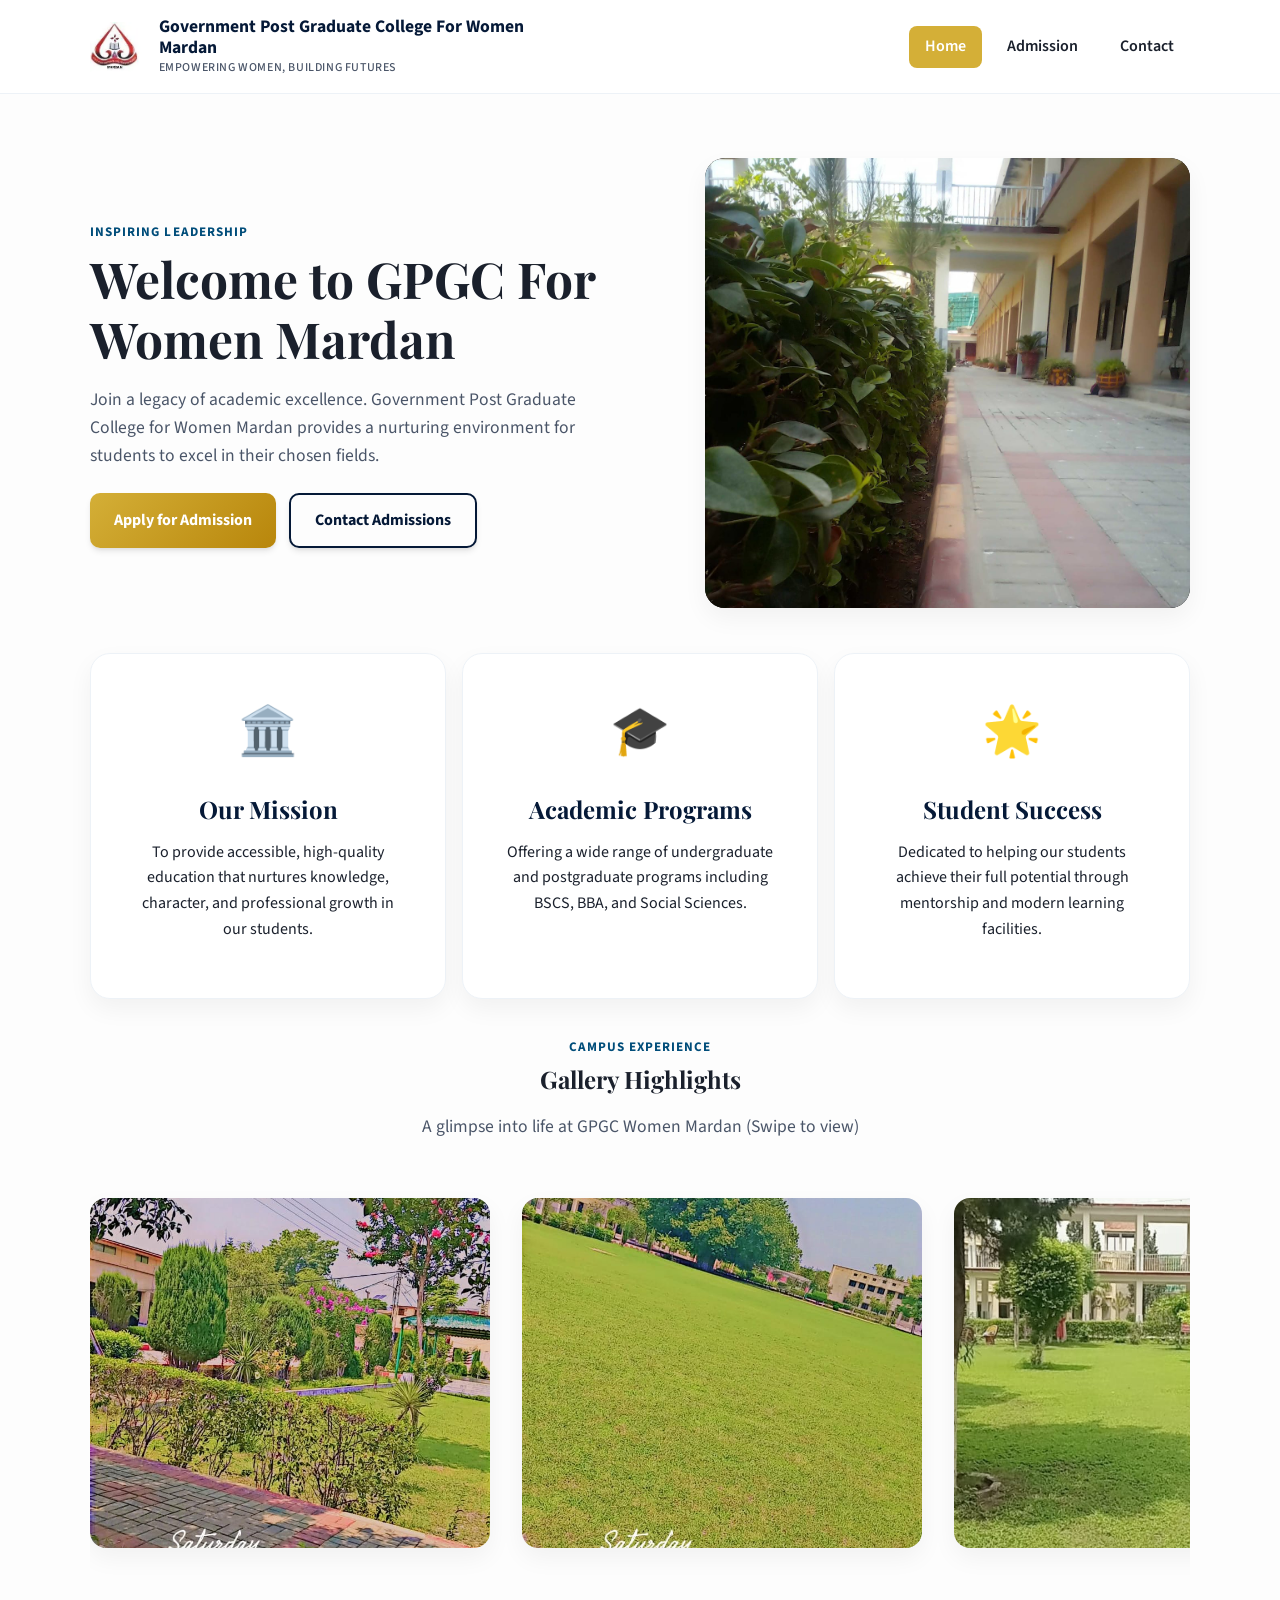
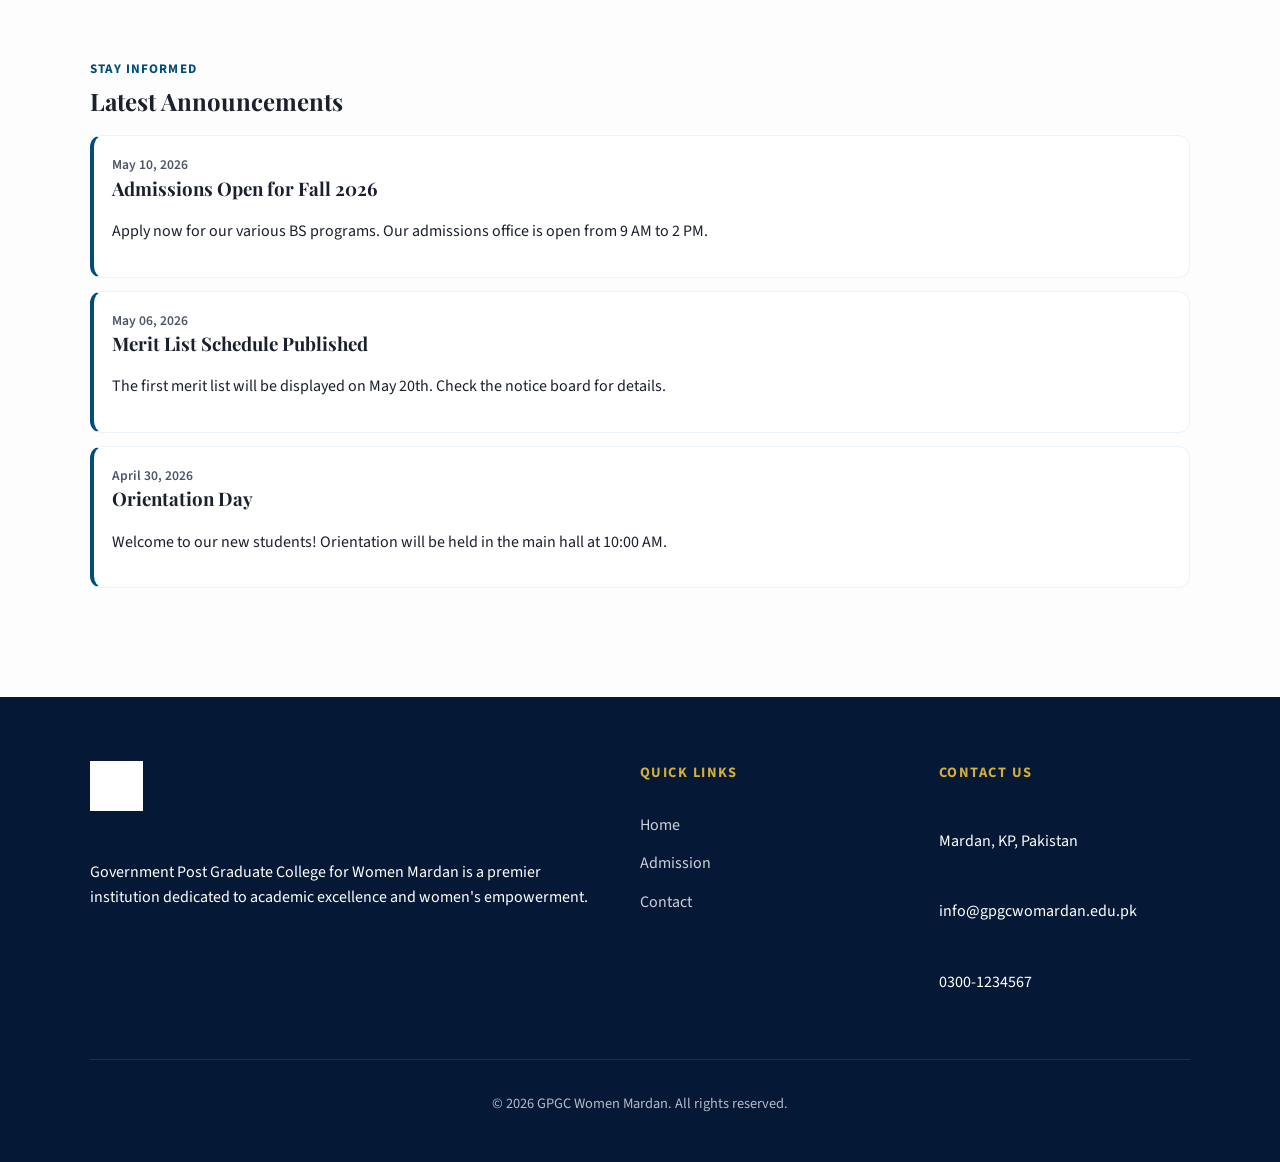
<file: index.html>
<!DOCTYPE html>
<html lang="en">

<head>
    <meta charset="UTF-8">
    <meta name="viewport" content="width=device-width, initial-scale=1.0">
    <title>GPGC Women Mardan | Excellence in Education</title>
    <link rel="preconnect" href="https://fonts.googleapis.com">
    <link rel="preconnect" href="https://fonts.gstatic.com" crossorigin>
    <link
        href="https://fonts.googleapis.com/css2?family=Playfair+Display:wght@600;700&family=Source+Sans+3:wght@400;500;600;700&display=swap"
        rel="stylesheet">
    <link rel="stylesheet" href="style.css">
</head>

<body>
    <header class="site-header">
        <div class="container header-inner">
            <a class="brand" href="index.html">
                <img src="logo.webp" alt="GPGC Logo" class="logo">
                <div class="brand-text">
                    <span class="brand-name">Government Post Graduate College For Women Mardan</span>
                    <span class="brand-tagline">Empowering Women, Building Futures</span>
                </div>
            </a>
            <nav class="nav-links" aria-label="Main navigation">
                <a class="active" href="index.html">Home</a>
                <a href="admission.html">Admission</a>
                <a href="contact.html">Contact</a>
            </nav>
        </div>
    </header>

    <main>
        <section class="hero reveal">
            <div class="container hero-grid">
                <div class="hero-content">
                    <p class="eyebrow">Inspiring Leadership</p>
                    <h1>Welcome to GPGC For Women Mardan</h1>
                    <p class="lead">
                        Join a legacy of academic excellence. Government Post Graduate College for Women Mardan provides
                        a nurturing environment for students to excel in their chosen fields.
                    </p>
                    <div class="hero-actions">
                        <a class="btn" href="admission.html">Apply for Admission</a>
                        <a class="btn btn-outline" href="contact.html">Contact Admissions</a>
                    </div>
                </div>
                <div class="hero-video-wrap">
                    <video autoplay muted loop playsinline poster="WhatsApp Image 2026-05-16 at 11.07.05 AM.jpeg">
                        <source src="video.mp4" type="video/mp4">
                        Your browser does not support the video tag.
                    </video>
                </div>
            </div>
        </section>

        <section class="container highlights stagger-parent">
            <article class="card reveal stagger-item">
                <div class="card-icon">🏛️</div>
                <h2>Our Mission</h2>
                <p>To provide accessible, high-quality education that nurtures knowledge, character, and professional
                    growth in our students.</p>
            </article>
            <article class="card reveal stagger-item">
                <div class="card-icon">🎓</div>
                <h2>Academic Programs</h2>
                <p>Offering a wide range of undergraduate and postgraduate programs including BSCS, BBA, and Social
                    Sciences.</p>
            </article>
            <article class="card reveal stagger-item">
                <div class="card-icon">🌟</div>
                <h2>Student Success</h2>
                <p>Dedicated to helping our students achieve their full potential through mentorship and modern learning
                    facilities.</p>
            </article>
        </section>

        <section class="container section-block reveal">
            <div class="section-head text-center">
                <p class="eyebrow">Campus Experience</p>
                <h2>Gallery Highlights</h2>
                <p class="section-subtitle">A glimpse into life at GPGC Women Mardan (Swipe to view)</p>
            </div>

            <div class="gallery-container">
                <div class="gallery-grid">
                    <img class="gallery-item" src="WhatsApp Image 2026-05-16 at 2.18.16 PM.jpeg" alt="Campus Life">
                    <img class="gallery-item" src="WhatsApp Image 2026-05-16 at 2.18.13 PM.jpeg"
                        alt="Academic Excellence">
                    <img class="gallery-item" src="WhatsApp Image 2026-05-16 at 2.18.25 PM.jpeg"
                        alt="Student Activities">
                    <img class="gallery-item" src="WhatsApp Image 2026-05-16 at 11.07.04 AM.jpeg"
                        alt="College Building">
                    <img class="gallery-item" src="WhatsApp Image 2026-05-16 at 11.08.11 AM.jpeg" alt="Students">
                    <img class="gallery-item" src="WhatsApp Image 2026-05-16 at 11.08.12 AM.jpeg" alt="Event">
                </div>
            </div>
        </section>

        <section class="container section-block reveal">
            <div class="section-head">
                <p class="eyebrow">Stay Informed</p>
                <h2>Latest Announcements</h2>
            </div>
            <div class="announcement-list stagger-parent">
                <article class="announcement-item reveal stagger-item">
                    <span class="announce-date">May 10, 2026</span>
                    <h3>Admissions Open for Fall 2026</h3>
                    <p>Apply now for our various BS programs. Our admissions office is open from 9 AM to 2 PM.</p>
                </article>
                <article class="announcement-item reveal stagger-item">
                    <span class="announce-date">May 06, 2026</span>
                    <h3>Merit List Schedule Published</h3>
                    <p>The first merit list will be displayed on May 20th. Check the notice board for details.</p>
                </article>
                <article class="announcement-item reveal stagger-item">
                    <span class="announce-date">April 30, 2026</span>
                    <h3>Orientation Day</h3>
                    <p>Welcome to our new students! Orientation will be held in the main hall at 10:00 AM.</p>
                </article>
            </div>
        </section>
    </main>

    <footer class="site-footer">
        <div class="container">
            <div class="footer-grid">
                <div class="footer-info">
                    <img src="logo.webp" alt="Logo" class="logo-footer">
                    <p>Government Post Graduate College for Women Mardan is a premier institution dedicated to academic excellence and women's empowerment.</p>
                </div>
                <div class="footer-links">
                    <h4>Quick Links</h4>
                    <a href="index.html">Home</a>
                    <a href="admission.html">Admission</a>
                    <a href="contact.html">Contact</a>
                </div>
                <div class="footer-links">
                    <h4>Contact Us</h4>
                    <p>Mardan, KP, Pakistan</p>
                    <p>info@gpgcwomardan.edu.pk</p>
                    <p>0300-1234567</p>
                </div>
            </div>
            <div class="footer-bottom">
                <p>&copy; 2026 GPGC Women Mardan. All rights reserved.</p>
            </div>
        </div>
    </footer>
</body>

</html>
</file>
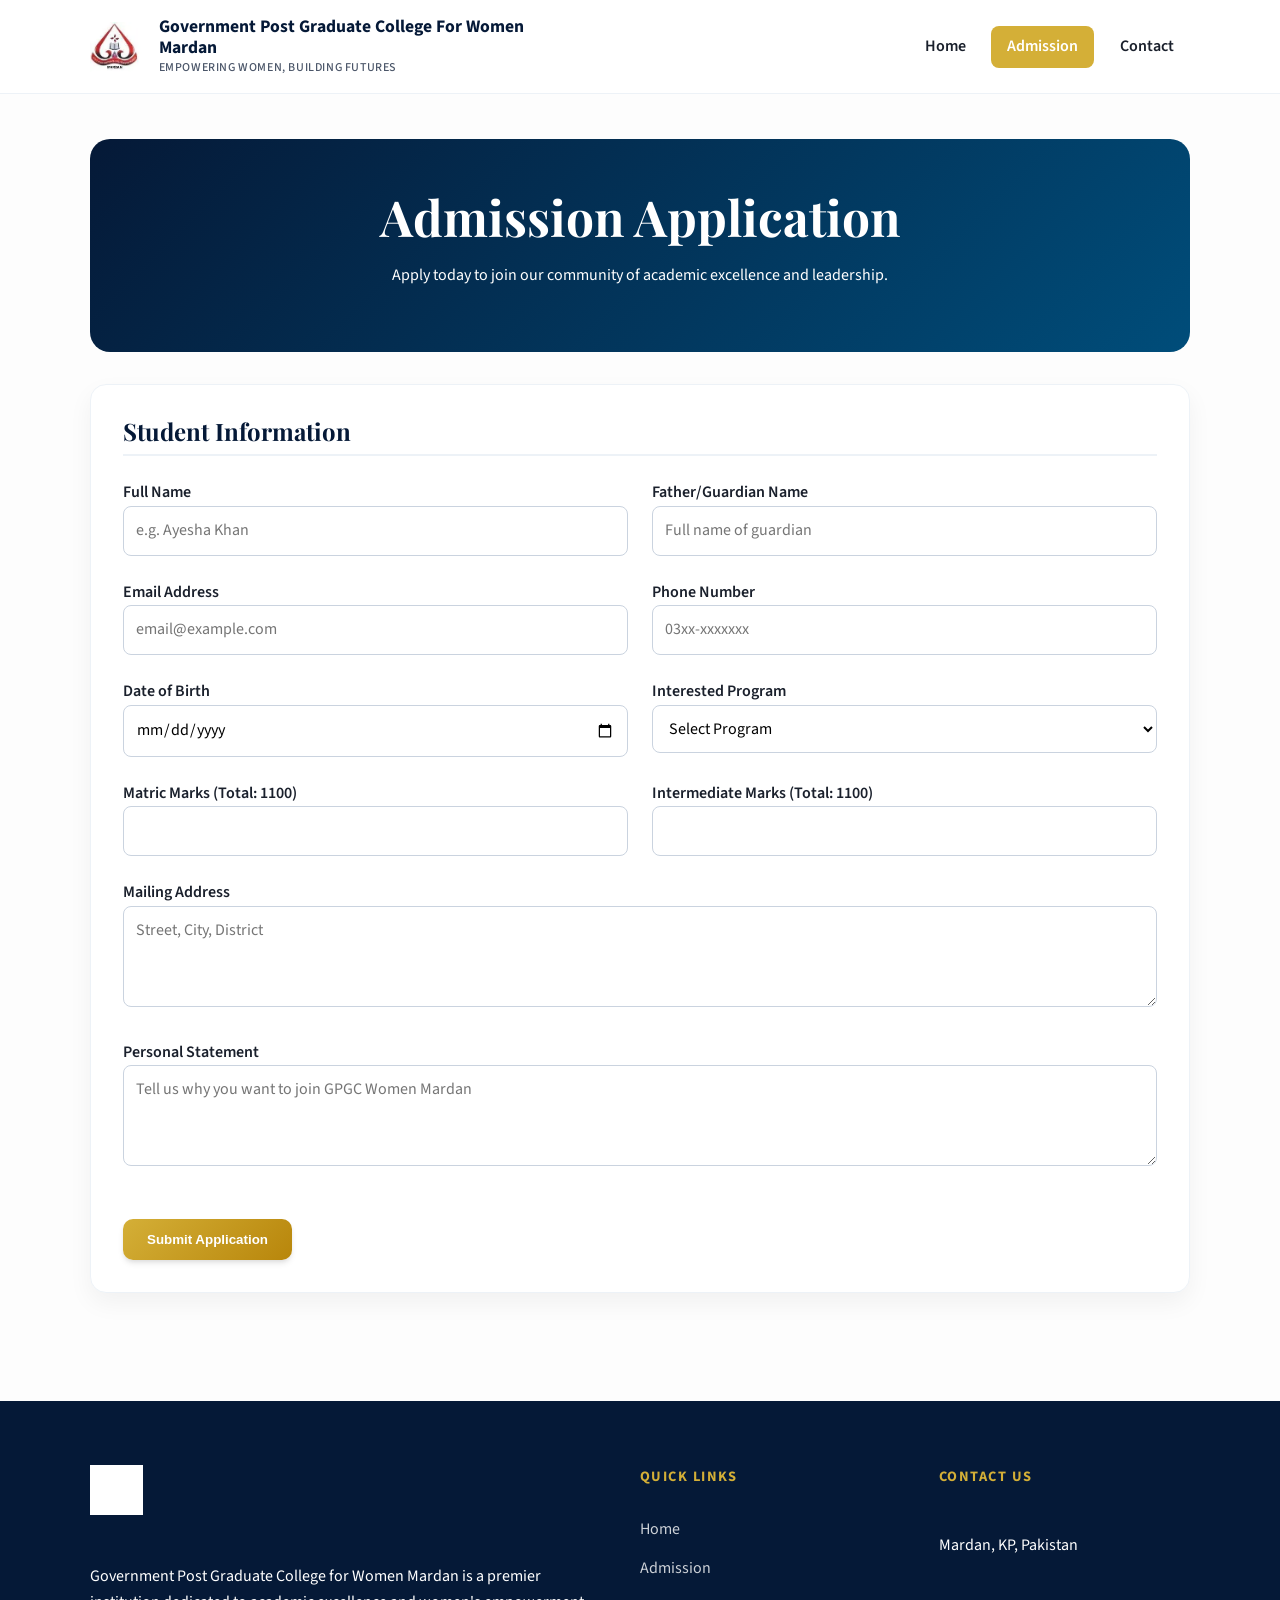
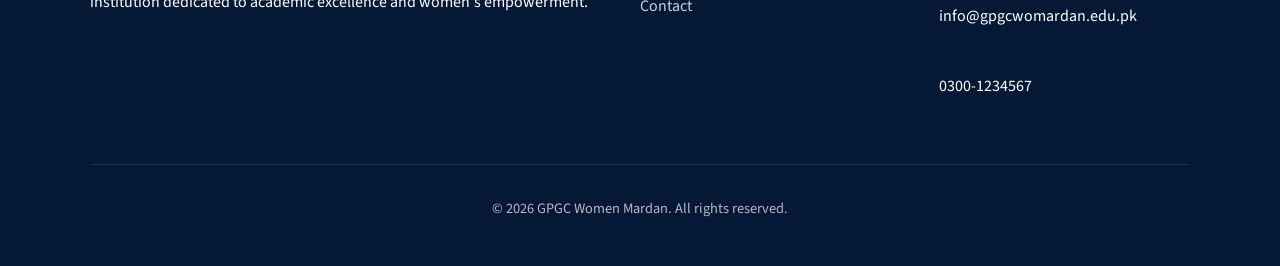
<file: admission.html>
<!DOCTYPE html>
<html lang="en">
<head>
    <meta charset="UTF-8">
    <meta name="viewport" content="width=device-width, initial-scale=1.0">
    <title>GPGC Women Mardan | Admission</title>
    <link rel="preconnect" href="https://fonts.googleapis.com">
    <link rel="preconnect" href="https://fonts.gstatic.com" crossorigin>
    <link href="https://fonts.googleapis.com/css2?family=Playfair+Display:wght@600;700&family=Source+Sans+3:wght@400;500;600;700&display=swap" rel="stylesheet">
    <link rel="stylesheet" href="style.css">
</head>
<body>
    <header class="site-header">
        <div class="container header-inner">
            <a class="brand" href="index.html">
                <img src="logo.webp" alt="GPGC Logo" class="logo">
                <div class="brand-text">
                    <span class="brand-name">Government Post Graduate College For Women Mardan</span>
                    <span class="brand-tagline">Empowering Women, Building Futures</span>
                </div>
            </a>
            <nav class="nav-links" aria-label="Main navigation">
                <a href="index.html">Home</a>
                <a class="active" href="admission.html">Admission</a>
                <a href="contact.html">Contact</a>
            </nav>
        </div>
    </header>

    <main class="container page-content">
        <header class="admission-header reveal">
            <h1>Admission Application</h1>
            <p>Apply today to join our community of academic excellence and leadership.</p>
        </header>

        <section class="panel reveal" style="animation-delay: 0.2s;">
            <h2>Student Information</h2>
            <form id="admissionForm" class="styled-form">
                <div class="admission-grid">
                    <div>
                        <label for="fullName">Full Name</label>
                        <input id="fullName" name="fullName" type="text" placeholder="e.g. Ayesha Khan" required>
                    </div>

                    <div>
                        <label for="fatherName">Father/Guardian Name</label>
                        <input id="fatherName" name="fatherName" type="text" placeholder="Full name of guardian" required>
                    </div>

                    <div>
                        <label for="email">Email Address</label>
                        <input id="email" name="email" type="email" placeholder="email@example.com" required>
                    </div>

                    <div>
                        <label for="phone">Phone Number</label>
                        <input id="phone" name="phone" type="tel" placeholder="03xx-xxxxxxx" required>
                    </div>

                    <div>
                        <label for="dob">Date of Birth</label>
                        <input id="dob" name="dob" type="date" required>
                    </div>

                    <div>
                        <label for="course">Interested Program</label>
                        <select id="course" name="course" required>
                            <option value="">Select Program</option>
                            <option>BS Computer Science</option>
                            <option>BS Mathematics</option>
                            <option>BBA (Business Administration)</option>
                            <option>BS English</option>
                            <option>BS Botany</option>
                        </select>
                    </div>

                    <div>
                        <label for="matricMarks">Matric Marks (Total: 1100)</label>
                        <input id="matricMarks" name="matricMarks" type="number" min="0" max="1100" required>
                    </div>

                    <div>
                        <label for="interMarks">Intermediate Marks (Total: 1100)</label>
                        <input id="interMarks" name="interMarks" type="number" min="0" max="1100" required>
                    </div>

                    <div class="full-width">
                        <label for="address">Mailing Address</label>
                        <textarea id="address" name="address" rows="3" placeholder="Street, City, District" required></textarea>
                    </div>

                    <div class="full-width">
                        <label for="statement">Personal Statement</label>
                        <textarea id="statement" name="statement" rows="3" placeholder="Tell us why you want to join GPGC Women Mardan" required></textarea>
                    </div>
                </div>

                <div style="margin-top: 2rem;">
                    <button type="submit" class="btn">Submit Application</button>
                </div>
            </form>
        </section>
    </main>

    <footer class="site-footer">
        <div class="container">
            <div class="footer-grid">
                <div class="footer-info">
                    <img src="logo.webp" alt="Logo" class="logo-footer">
                    <p>Government Post Graduate College for Women Mardan is a premier institution dedicated to academic excellence and women's empowerment.</p>
                </div>
                <div class="footer-links">
                    <h4>Quick Links</h4>
                    <a href="index.html">Home</a>
                    <a href="admission.html">Admission</a>
                    <a href="contact.html">Contact</a>
                </div>
                <div class="footer-links">
                    <h4>Contact Us</h4>
                    <p>Mardan, KP, Pakistan</p>
                    <p>info@gpgcwomardan.edu.pk</p>
                    <p>0300-1234567</p>
                </div>
            </div>
            <div class="footer-bottom">
                <p>&copy; 2026 GPGC Women Mardan. All rights reserved.</p>
            </div>
        </div>
    </footer>

    <script>
        document.getElementById('admissionForm').addEventListener('submit', function(e) {
            e.preventDefault();
            alert('Your application has been submitted successfully! We will contact you soon.');
            this.reset();
        });
    </script>
</body>
</html>
</file>
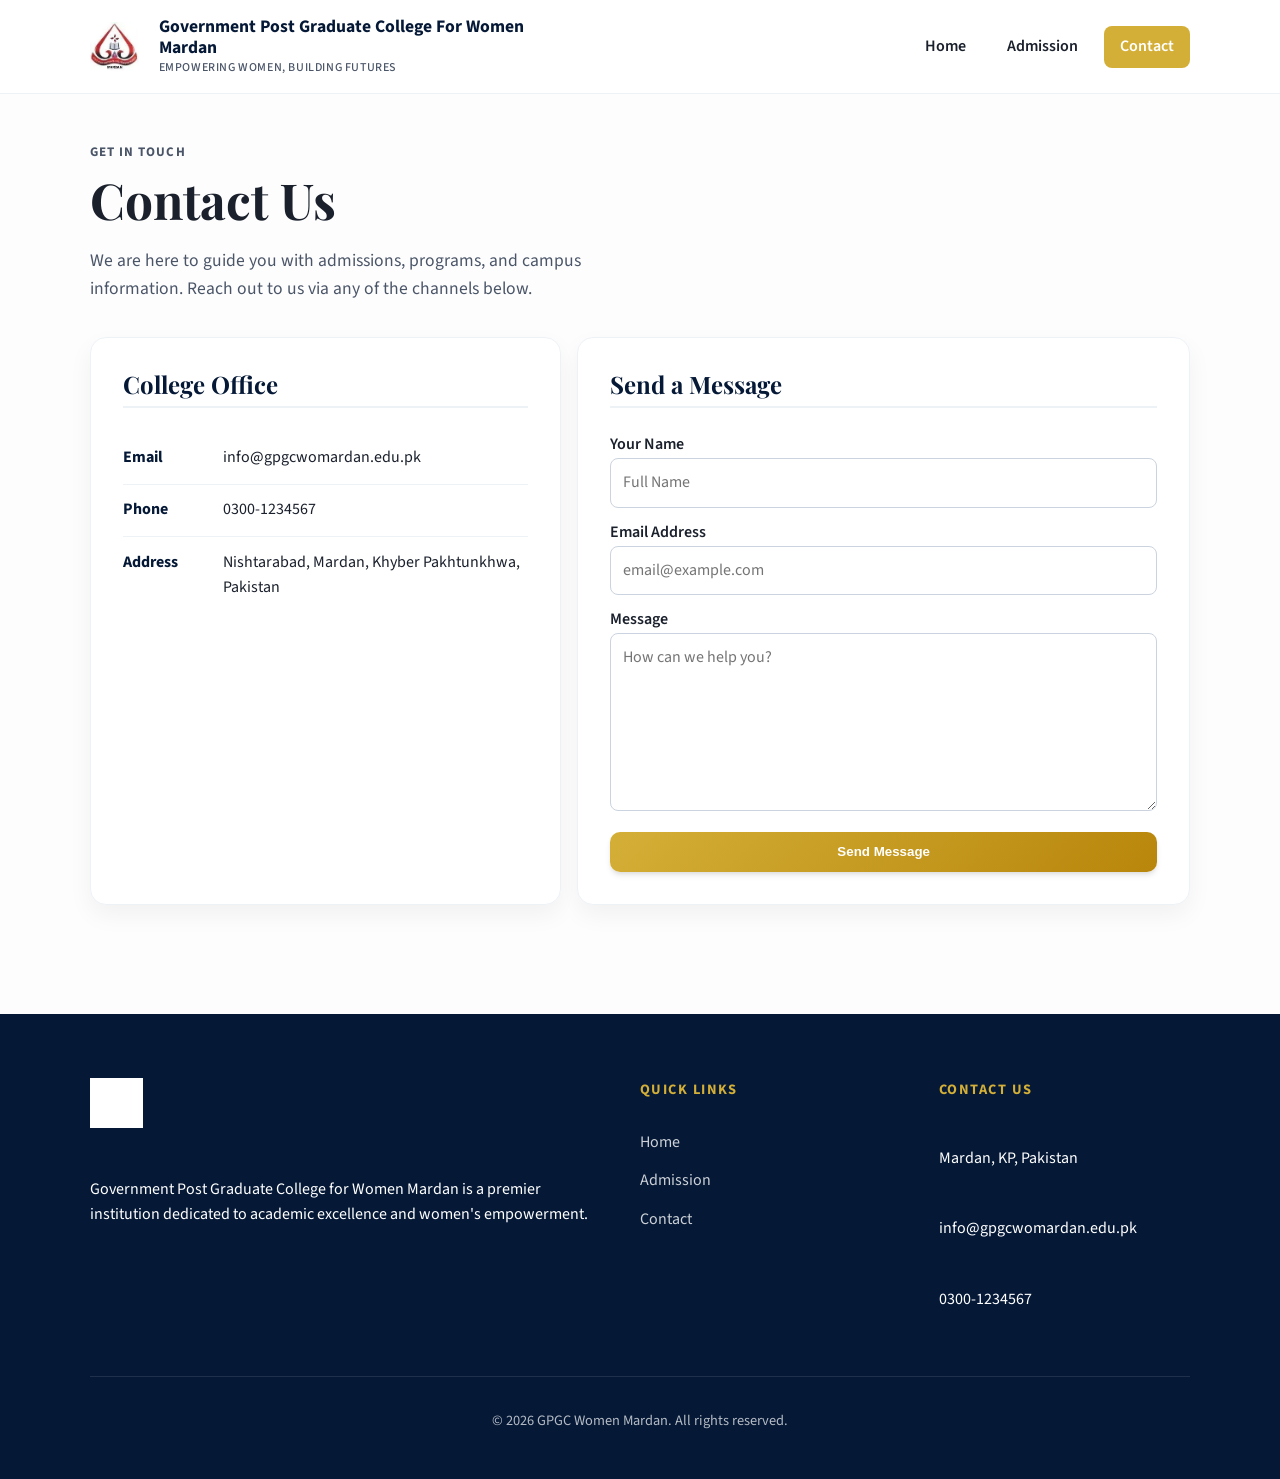
<file: contact.html>
<!DOCTYPE html>
<html lang="en">

<head>
    <meta charset="UTF-8">
    <meta name="viewport" content="width=device-width, initial-scale=1.0">
    <title>GPGC Women Mardan | Contact</title>
    <link rel="preconnect" href="https://fonts.googleapis.com">
    <link rel="preconnect" href="https://fonts.gstatic.com" crossorigin>
    <link
        href="https://fonts.googleapis.com/css2?family=Playfair+Display:wght@600;700&family=Source+Sans+3:wght@400;500;600;700&display=swap"
        rel="stylesheet">
    <link rel="stylesheet" href="style.css">
</head>

<body>
    <header class="site-header">
        <div class="container header-inner">
            <a class="brand" href="index.html">
                <img src="logo.webp" alt="GPGC Logo" class="logo">
                <div class="brand-text">
                    <span class="brand-name">Government Post Graduate College For Women Mardan</span>
                    <span class="brand-tagline">Empowering Women, Building Futures</span>
                </div>
            </a>
            <nav class="nav-links" aria-label="Main navigation">
                <a href="index.html">Home</a>
                <a href="admission.html">Admission</a>
                <a class="active" href="contact.html">Contact</a>
            </nav>
        </div>
    </header>

    <main class="container page-content">
        <section class="section-intro reveal">
            <p class="eyebrow">Get in Touch</p>
            <h1>Contact Us</h1>
            <p class="lead">We are here to guide you with admissions, programs, and campus information. Reach out to us
                via any of the channels below.</p>
        </section>

        <section class="contact-grid reveal" style="animation-delay: 0.2s;">
            <article class="panel contact-card">
                <h2>College Office</h2>
                <table class="contact-table">
                    <tr>
                        <td>Email</td>
                        <td>info@gpgcwomardan.edu.pk</td>
                    </tr>
                    <tr>
                        <td>Phone</td>
                        <td>0300-1234567</td>
                    </tr>
                    <tr>
                        <td>Address</td>
                        <td>Nishtarabad, Mardan, Khyber Pakhtunkhwa, Pakistan</td>
                    </tr>
                </table>

            </article>

            <article class="panel form-card">
                <h2>Send a Message</h2>
                <form class="styled-form" action="#" method="post">
                    <div>
                        <label for="message-name">Your Name</label>
                        <input id="message-name" name="message-name" type="text" placeholder="Full Name" required>
                    </div>

                    <div>
                        <label for="message-email">Email Address</label>
                        <input id="message-email" name="message-email" type="email" placeholder="email@example.com"
                            required>
                    </div>

                    <div>
                        <label for="message">Message</label>
                        <textarea id="message" name="message" rows="6" placeholder="How can we help you?"
                            required></textarea>
                    </div>

                    <button type="submit" class="btn">Send Message</button>
                </form>
            </article>
        </section>
    </main>

    <footer class="site-footer">
        <div class="container">
            <div class="footer-grid">
                <div class="footer-info">
                    <img src="logo.webp" alt="Logo" class="logo-footer">
                    <p>Government Post Graduate College for Women Mardan is a premier institution dedicated to academic
                        excellence and women's empowerment.</p>
                </div>
                <div class="footer-links">
                    <h4>Quick Links</h4>
                    <a href="index.html">Home</a>
                    <a href="admission.html">Admission</a>
                    <a href="contact.html">Contact</a>
                </div>
                <div class="footer-links">
                    <h4>Contact Us</h4>
                    <p>Mardan, KP, Pakistan</p>
                    <p>info@gpgcwomardan.edu.pk</p>
                    <p>0300-1234567</p>
                </div>
            </div>
            <div class="footer-bottom">
                <p>&copy; 2026 GPGC Women Mardan. All rights reserved.</p>
            </div>
        </div>
    </footer>
</body>

</html>
</file>
<file: style.css>
:root {
    --bg: #fdfdfd;
    --surface: #ffffff;
    --primary: #051937; /* Deep Navy */
    --secondary: #d4af37; /* Professional Gold */
    --accent: #004d7a;
    --text: #1a202c;
    --muted: #4a5568;
    --border: #edf2f7;
    --shadow: 0 10px 25px rgba(0, 0, 0, 0.05);
    --primary-gradient: linear-gradient(135deg, #051937 0%, #004d7a 100%);
    --accent-gradient: linear-gradient(135deg, #d4af37 0%, #b8860b 100%);
}

* {
    box-sizing: border-box;
}

body {
    margin: 0;
    font-family: "Source Sans 3", sans-serif;
    color: var(--text);
    background: var(--bg);
    line-height: 1.6;
    overflow-x: hidden;
}

.container {
    width: min(1100px, 92%);
    margin: 0 auto;
}

.site-header {
    position: sticky;
    top: 0;
    z-index: 100;
    background: rgba(255, 255, 255, 0.85);
    backdrop-filter: blur(12px);
    border-bottom: 1px solid var(--border);
    transition: background 0.3s ease;
}

.header-inner {
    display: flex;
    justify-content: space-between;
    align-items: center;
    gap: 1rem;
    padding: 1rem 0;
}

.brand {
    display: flex;
    align-items: center;
    gap: 1rem;
    color: var(--primary);
    text-decoration: none;
    font-weight: 700;
}

.logo {
    height: 50px;
    width: auto;
    object-fit: contain;
}

.brand-text {
    display: flex;
    flex-direction: column;
}

.brand-name {
    font-size: 1.1rem;
    line-height: 1.2;
    color: var(--primary);
    max-width: 400px;
}

.brand-tagline {
    font-size: 0.75rem;
    font-weight: 500;
    color: var(--muted);
    text-transform: uppercase;
    letter-spacing: 0.05em;
}

.brand-badge {
    background: var(--secondary);
    color: #1e1e1e;
    font-weight: 800;
    padding: 0.35rem 0.6rem;
    border-radius: 8px;
}

.nav-links {
    display: flex;
    gap: 0.6rem;
    flex-wrap: wrap;
}

.nav-links a {
    color: var(--text);
    text-decoration: none;
    padding: 0.5rem 1rem;
    border-radius: 8px;
    font-weight: 600;
    transition: all 0.3s cubic-bezier(0.4, 0, 0.2, 1);
}

.nav-links a:hover {
    background: var(--border);
    color: var(--secondary);
}

.nav-links a.active {
    background: var(--secondary);
    color: #fff;
}

.hero {
    padding: 4rem 0 2.8rem;
}

.hero-grid {
    display: grid;
    grid-template-columns: 1.2fr 1fr;
    gap: 2rem;
    align-items: center;
}

.eyebrow {
    display: inline-block;
    margin: 0 0 0.4rem;
    letter-spacing: 0.08em;
    text-transform: uppercase;
    color: var(--accent);
    font-weight: 700;
    font-size: 0.82rem;
}

h1,
h2,
h3 {
    font-family: "Playfair Display", serif;
    line-height: 1.2;
    margin-top: 0;
}

h1 {
    font-size: clamp(2rem, 4vw, 3.1rem);
    margin-bottom: 0.9rem;
}

.lead {
    color: var(--muted);
    font-size: 1.1rem;
    max-width: 57ch;
}

.hero-actions {
    display: flex;
    gap: 0.8rem;
    flex-wrap: wrap;
    margin-top: 1.4rem;
}

.btn {
    display: inline-flex;
    align-items: center;
    justify-content: center;
    background: var(--accent-gradient);
    color: #fff;
    text-decoration: none;
    border: 0;
    border-radius: 10px;
    padding: 0.8rem 1.5rem;
    font-weight: 700;
    cursor: pointer;
    transition: all 0.3s cubic-bezier(0.4, 0, 0.2, 1);
    box-shadow: 0 4px 6px -1px rgba(0, 0, 0, 0.1), 0 2px 4px -1px rgba(0, 0, 0, 0.06);
}

.btn:hover {
    transform: translateY(-2px);
    box-shadow: 0 10px 15px -3px rgba(59, 130, 246, 0.3);
}

.btn-outline {
    background: transparent;
    color: var(--primary);
    border: 2px solid var(--primary);
}

.btn-outline:hover {
    background: var(--primary);
    color: #fff;
}

.hero-video-wrap {
    border-radius: 20px;
    overflow: hidden;
    box-shadow: var(--shadow);
    max-height: 450px; /* Limiting video height */
    background: #000;
}

.hero-video-wrap video {
    display: block;
    width: 100%;
    height: 100%;
    object-fit: cover;
}

.highlights {
    display: grid;
    grid-template-columns: repeat(3, minmax(0, 1fr));
    gap: 1rem;
    padding-bottom: 2.2rem;
}

.card {
    background: var(--surface);
    border: 1px solid var(--border);
    border-radius: 20px;
    padding: 2.5rem;
    box-shadow: var(--shadow);
    text-align: center;
    transition: transform 0.3s ease;
}

.card:hover {
    transform: translateY(-5px);
}

.card-icon {
    font-size: 3rem;
    margin-bottom: 1.5rem;
}

.card h2 {
    font-size: 1.5rem;
    margin-bottom: 1rem;
    color: var(--primary);
}

.section-block {
    padding-bottom: 2.8rem;
}

.text-center {
    text-align: center;
}

.section-subtitle {
    color: var(--muted);
    font-size: 1.1rem;
    max-width: 60ch;
    margin: 0.5rem auto 1.5rem;
}

.page-content {
    padding: 2.8rem 0;
}

.section-intro p {
    color: var(--muted);
}

.form-card,
.contact-card {
    margin-top: 1rem;
}

.styled-form {
    display: grid;
    gap: 0.75rem;
}

.styled-form label {
    font-weight: 600;
}

.styled-form input,
.styled-form select,
.styled-form textarea {
    width: 100%;
    padding: 0.7rem 0.75rem;
    border-radius: 8px;
    border: 1px solid #cad3df;
    font: inherit;
    background: #fff;
}

.styled-form input:focus,
.styled-form select:focus,
.styled-form textarea:focus {
    outline: none;
    border-color: var(--secondary);
    box-shadow: 0 0 0 3px rgba(59, 130, 246, 0.2);
}

/* Admission Page Specifics */
.admission-header {
    background: var(--primary-gradient);
    color: #fff;
    padding: 3rem 0;
    border-radius: 20px;
    margin-bottom: 2rem;
    text-align: center;
}

.admission-header h1 {
    color: #fff;
    margin-bottom: 0.5rem;
}

.admission-grid {
    display: grid;
    grid-template-columns: repeat(2, 1fr);
    gap: 1.5rem;
}

.full-width {
    grid-column: 1 / -1;
}

.panel {
    background: var(--surface);
    border-radius: 16px;
    padding: 2rem;
    box-shadow: var(--shadow);
    border: 1px solid var(--border);
}

.panel h2 {
    color: var(--primary);
    margin-bottom: 1.5rem;
    border-bottom: 2px solid var(--border);
    padding-bottom: 0.5rem;
}

.table-wrap {
    margin-top: 1.8rem;
    background: var(--surface);
    border-radius: 14px;
    border: 1px solid var(--border);
    padding: 1rem;
}

table {
    width: 100%;
    border-collapse: collapse;
    margin-top: 0.7rem;
}

th,
td {
    text-align: left;
    padding: 0.75rem;
    border-bottom: 1px solid var(--border);
}

.contact-table {
    width: 100%;
    border-collapse: collapse;
    margin-bottom: 2rem;
}

.contact-table td {
    padding: 0.8rem 0;
    border-bottom: 1px solid var(--border);
    vertical-align: top;
}

.contact-table td:first-child {
    font-weight: 700;
    color: var(--primary);
    width: 100px;
}

.contact-table tr:last-child td {
    border-bottom: none;
}

th {
    background: #eef3fa;
}

.contact-grid {
    display: grid;
    grid-template-columns: 1fr 1.3fr;
    gap: 1rem;
}

.gallery-container {
    position: relative;
    padding: 1rem 0;
}

.gallery-grid {
    display: grid;
    grid-auto-flow: column;
    grid-auto-columns: min(400px, 85vw);
    gap: 2rem;
    overflow-x: auto;
    scroll-snap-type: x mandatory;
    padding: 1rem 0 3rem;
    scrollbar-width: thin;
    scrollbar-color: var(--secondary) transparent;
}

.gallery-grid::-webkit-scrollbar {
    display: none; /* Chrome/Safari */
}

.gallery-item {
    width: 100%;
    height: 350px;
    object-fit: cover;
    border-radius: 16px;
    box-shadow: var(--shadow);
    scroll-snap-align: center;
    transition: transform 0.4s cubic-bezier(0.175, 0.885, 0.32, 1.275);
}

.gallery-item:hover {
    transform: scale(1.02);
}

.announcement-list {
    display: grid;
    gap: 0.8rem;
}

.announcement-item {
    background: var(--surface);
    border: 1px solid var(--border);
    border-left: 4px solid var(--accent);
    border-radius: 12px;
    padding: 1rem 1.1rem;
}

.announce-date {
    font-size: 0.85rem;
    color: var(--muted);
    font-weight: 600;
}

.site-footer {
    background: var(--primary);
    color: #fff;
    padding: 4rem 0 2rem;
    margin-top: 4rem;
}

.footer-grid {
    display: grid;
    grid-template-columns: 2fr 1fr 1fr;
    gap: 3rem;
    align-items: start;
    border-bottom: 1px solid rgba(255, 255, 255, 0.1);
    padding-bottom: 3rem;
    margin-bottom: 2rem;
}

.logo-footer {
    height: 50px;
    filter: brightness(0) invert(1);
    margin-bottom: 1.5rem;
}

.footer-links {
    display: flex;
    flex-direction: column;
    gap: 0.8rem;
}

.footer-links h4 {
    margin: 0 0 1rem;
    color: var(--secondary);
    text-transform: uppercase;
    font-size: 0.9rem;
    letter-spacing: 0.1em;
}

.footer-links a {
    color: #fff;
    text-decoration: none;
    opacity: 0.8;
    transition: opacity 0.3s ease;
}

.footer-links a:hover {
    opacity: 1;
    color: var(--secondary);
}

.footer-bottom {
    text-align: center;
    font-size: 0.9rem;
    opacity: 0.7;
}

.reveal {
    animation: fadeUp 0.8s ease both;
}

.stagger-parent .stagger-item:nth-child(1) {
    animation-delay: 0.05s;
}

.stagger-parent .stagger-item:nth-child(2) {
    animation-delay: 0.18s;
}

.stagger-parent .stagger-item:nth-child(3) {
    animation-delay: 0.31s;
}

.stagger-parent .stagger-item:nth-child(4) {
    animation-delay: 0.44s;
}

.floating {
    animation: floaty 5s ease-in-out infinite;
}

@keyframes fadeUp {
    from {
        opacity: 0;
        transform: translateY(16px);
    }
    to {
        opacity: 1;
        transform: translateY(0);
    }
}

@keyframes floaty {
    0%,
    100% {
        transform: translateY(0);
    }
    50% {
        transform: translateY(-8px);
    }
}

@media (max-width: 900px) {
    .hero-grid,
    .highlights,
    .contact-grid,
    .footer-grid {
        grid-template-columns: 1fr;
        text-align: center;
    }

    .footer-links {
        justify-content: center;
    }

    .gallery-grid {
        grid-auto-columns: calc(80% - 1rem);
    }

    .header-inner {
        flex-direction: column;
        align-items: center;
    }

    .hero {
        padding-top: 2.5rem;
    }
}

@media (max-width: 560px) {
    .gallery-grid {
        grid-template-columns: 1fr;
    }

    .nav-links {
        width: 100%;
    }
}
</file>
